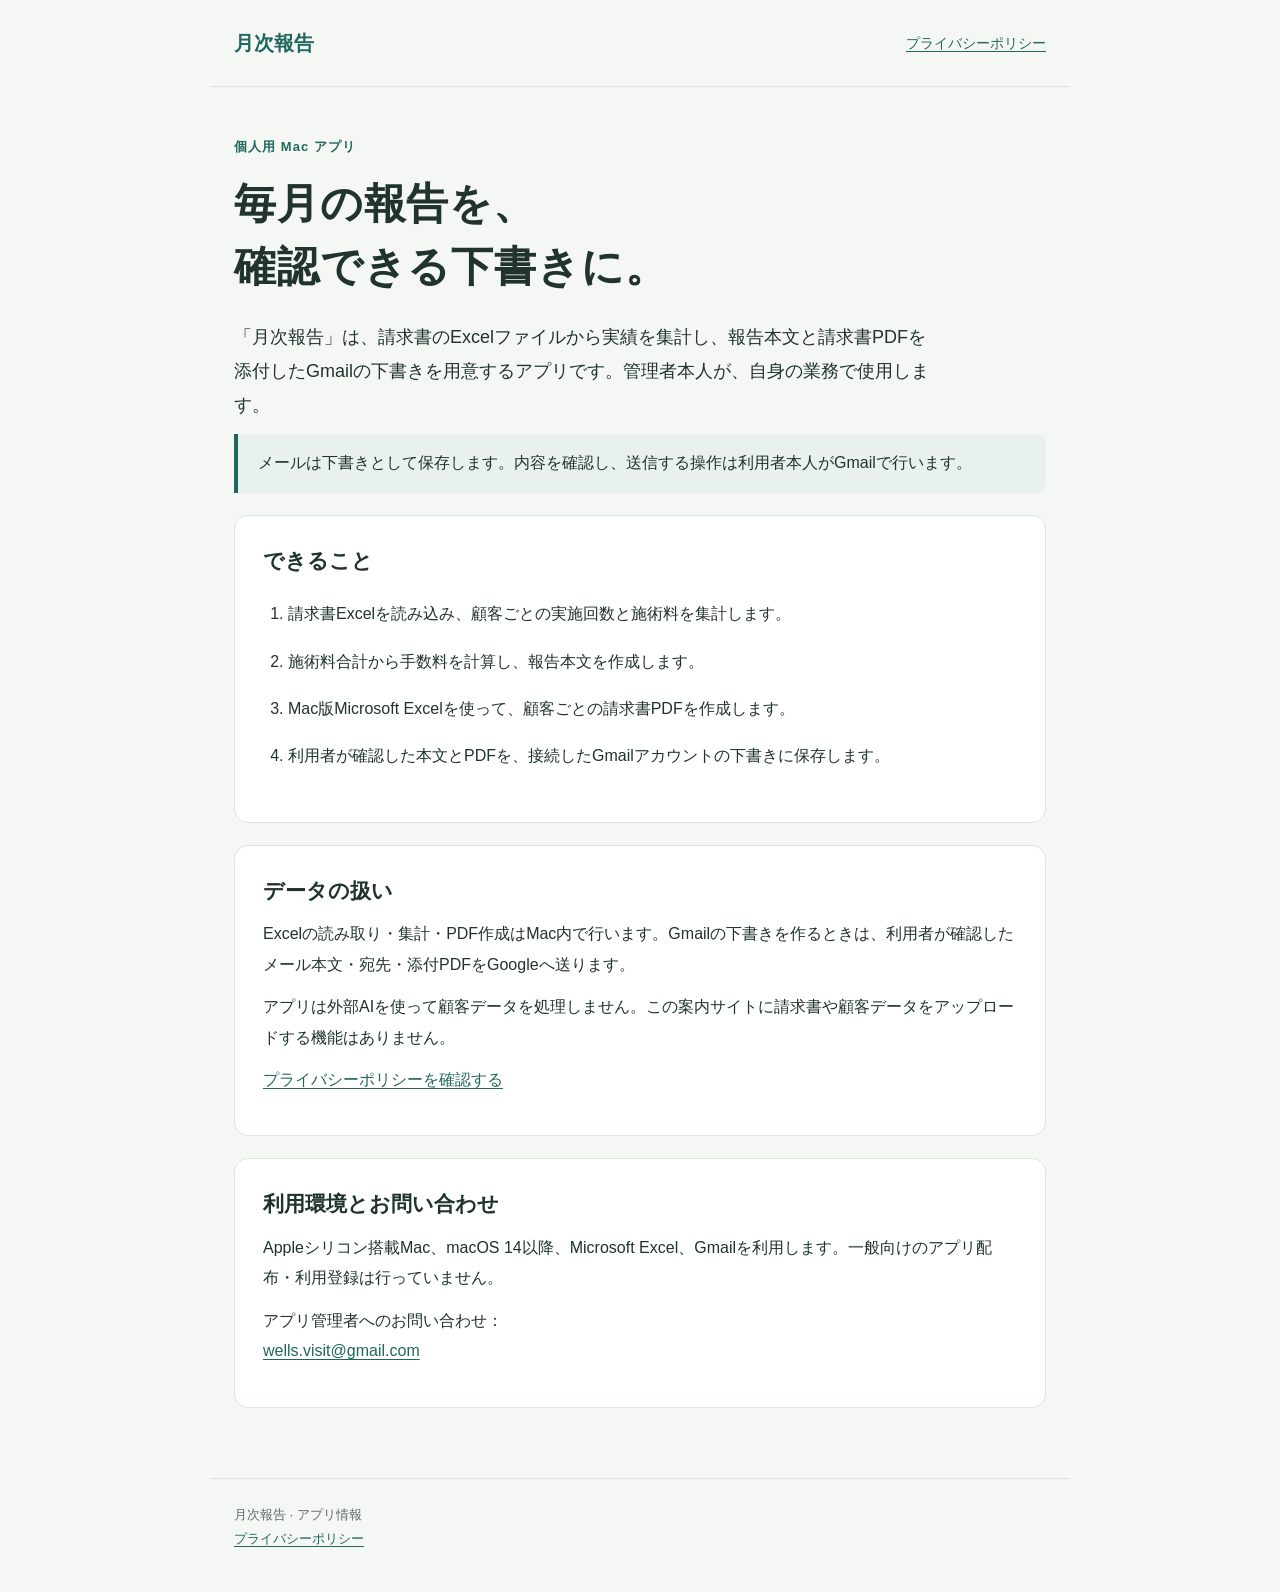
<file: index.html>
<!doctype html>
<html lang="ja"><head><meta charset="utf-8"><meta name="viewport" content="width=device-width,initial-scale=1"><meta name="description" content="月次報告は、請求書Excelの集計、請求書PDFの作成、Gmail下書きの準備を行う個人用Macアプリです。"><title>月次報告 | アプリのご案内</title><link rel="stylesheet" href="style.css"></head>
<body><header><a class="brand" href="index.html">月次報告</a><nav aria-label="メイン"><a href="privacy.html">プライバシーポリシー</a></nav></header><main>
<div class="eyebrow">個人用 Mac アプリ</div><h1>毎月の報告を、<br>確認できる下書きに。</h1>
<p class="lead">「月次報告」は、請求書のExcelファイルから実績を集計し、報告本文と請求書PDFを添付したGmailの下書きを用意するアプリです。管理者本人が、自身の業務で使用します。</p>
<p class="notice">メールは下書きとして保存します。内容を確認し、送信する操作は利用者本人がGmailで行います。</p>
<section class="card"><h2>できること</h2><ol class="steps"><li>請求書Excelを読み込み、顧客ごとの実施回数と施術料を集計します。</li><li>施術料合計から手数料を計算し、報告本文を作成します。</li><li>Mac版Microsoft Excelを使って、顧客ごとの請求書PDFを作成します。</li><li>利用者が確認した本文とPDFを、接続したGmailアカウントの下書きに保存します。</li></ol></section>
<section class="card"><h2>データの扱い</h2><p>Excelの読み取り・集計・PDF作成はMac内で行います。Gmailの下書きを作るときは、利用者が確認したメール本文・宛先・添付PDFをGoogleへ送ります。</p><p>アプリは外部AIを使って顧客データを処理しません。この案内サイトに請求書や顧客データをアップロードする機能はありません。</p><p><a href="privacy.html">プライバシーポリシーを確認する</a></p></section>
<section class="card"><h2>利用環境とお問い合わせ</h2><p>Appleシリコン搭載Mac、macOS 14以降、Microsoft Excel、Gmailを利用します。一般向けのアプリ配布・利用登録は行っていません。</p><p>アプリ管理者へのお問い合わせ：<br><a href="mailto:wells.visit@gmail.com">wells.visit@gmail.com</a></p></section>
</main><footer>月次報告 · アプリ情報<br><a href="privacy.html">プライバシーポリシー</a></footer></body></html>
</file>
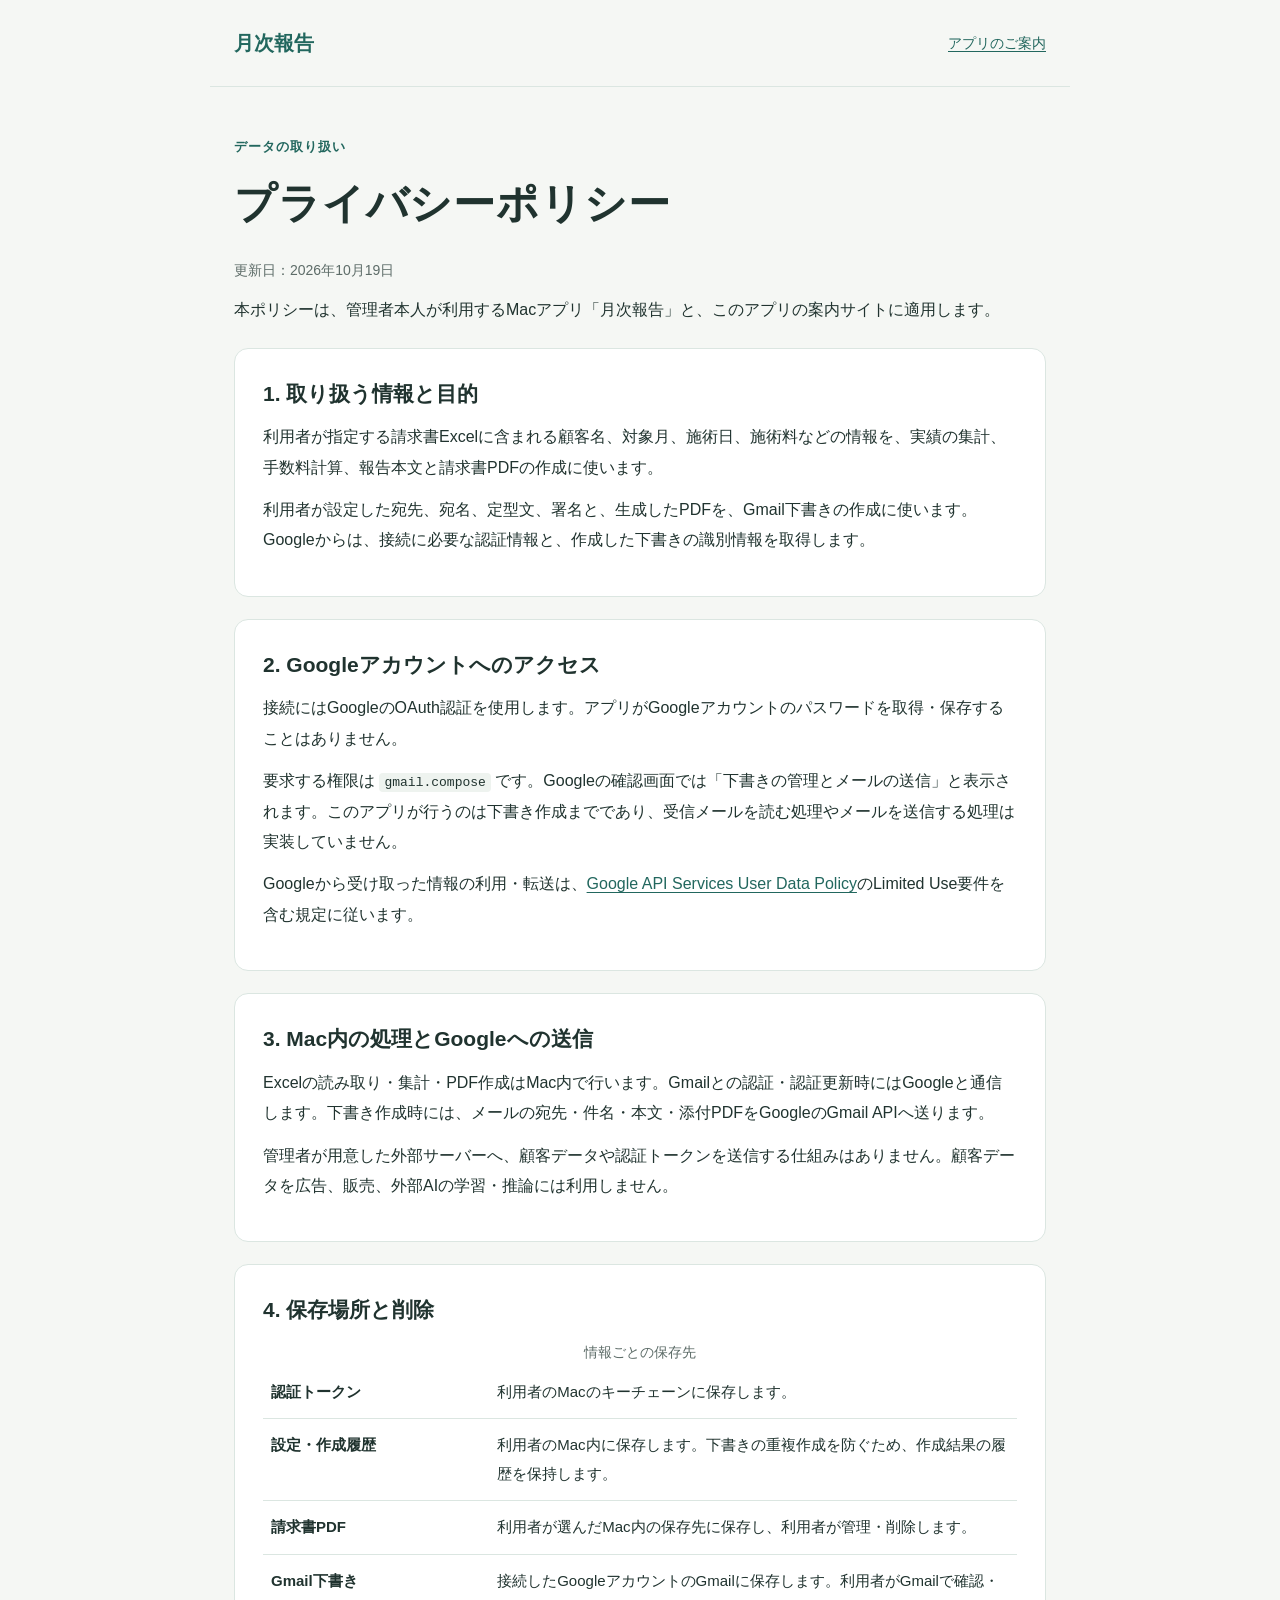
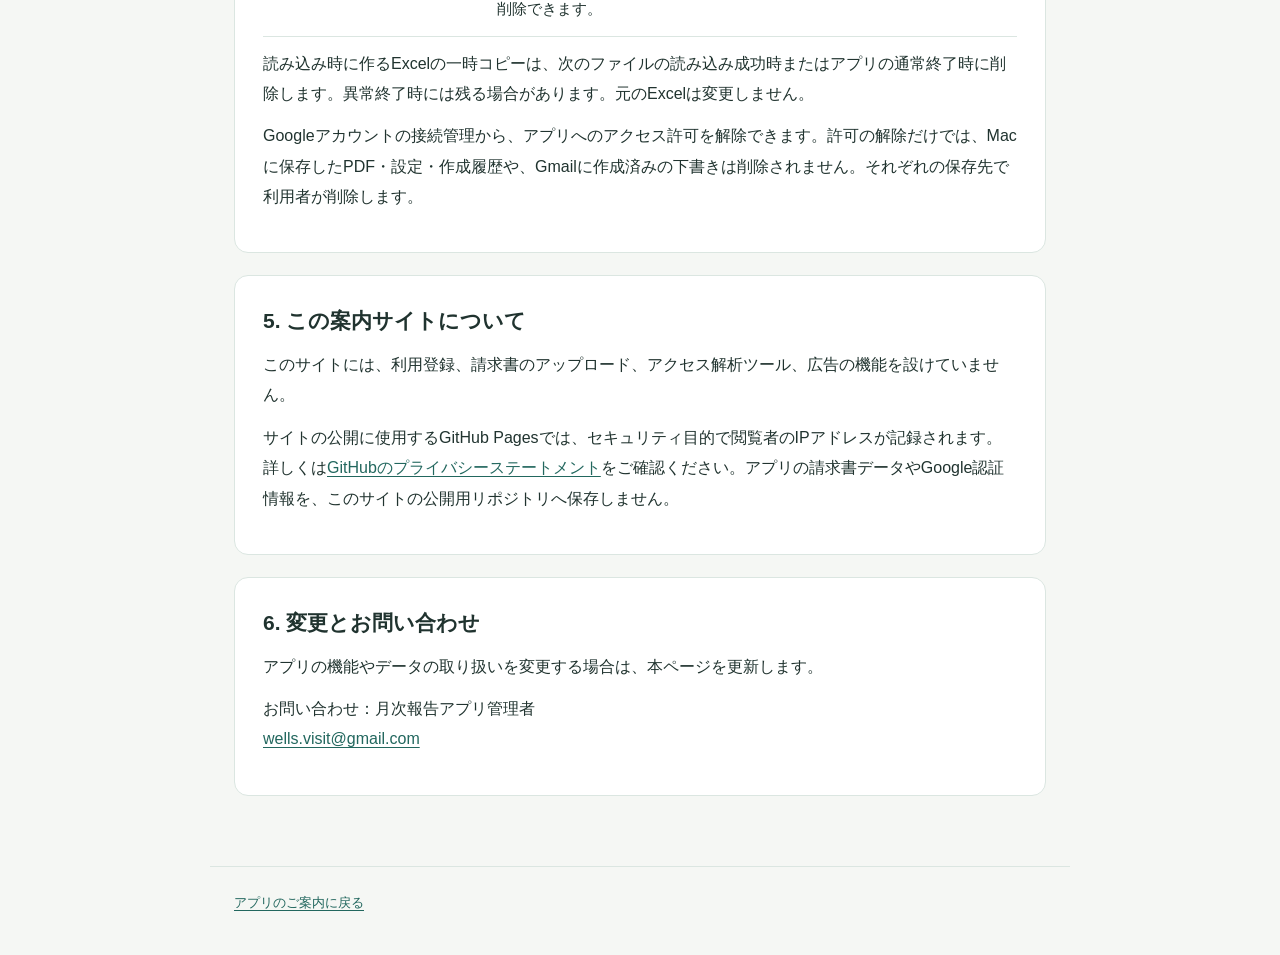
<file: privacy.html>
<!doctype html>
<html lang="ja"><head><meta charset="utf-8"><meta name="viewport" content="width=device-width,initial-scale=1"><meta name="description" content="月次報告アプリにおけるExcel、請求書PDF、Gmail認証情報の取り扱いについて説明します。"><title>プライバシーポリシー | 月次報告</title><link rel="stylesheet" href="style.css"></head>
<body><header><a class="brand" href="index.html">月次報告</a><nav aria-label="メイン"><a href="index.html">アプリのご案内</a></nav></header><main>
<div class="eyebrow">データの取り扱い</div><h1>プライバシーポリシー</h1><p class="muted">更新日：2026年10月19日</p><p>本ポリシーは、管理者本人が利用するMacアプリ「月次報告」と、このアプリの案内サイトに適用します。</p>
<section class="card"><h2>1. 取り扱う情報と目的</h2><p>利用者が指定する請求書Excelに含まれる顧客名、対象月、施術日、施術料などの情報を、実績の集計、手数料計算、報告本文と請求書PDFの作成に使います。</p><p>利用者が設定した宛先、宛名、定型文、署名と、生成したPDFを、Gmail下書きの作成に使います。Googleからは、接続に必要な認証情報と、作成した下書きの識別情報を取得します。</p></section>
<section class="card"><h2>2. Googleアカウントへのアクセス</h2><p>接続にはGoogleのOAuth認証を使用します。アプリがGoogleアカウントのパスワードを取得・保存することはありません。</p><p>要求する権限は <code>gmail.compose</code> です。Googleの確認画面では「下書きの管理とメールの送信」と表示されます。このアプリが行うのは下書き作成までであり、受信メールを読む処理やメールを送信する処理は実装していません。</p><p>Googleから受け取った情報の利用・転送は、<a href="https://developers.google.com/terms/api-services-user-data-policy">Google API Services User Data Policy</a>のLimited Use要件を含む規定に従います。</p></section>
<section class="card"><h2>3. Mac内の処理とGoogleへの送信</h2><p>Excelの読み取り・集計・PDF作成はMac内で行います。Gmailとの認証・認証更新時にはGoogleと通信します。下書き作成時には、メールの宛先・件名・本文・添付PDFをGoogleのGmail APIへ送ります。</p><p>管理者が用意した外部サーバーへ、顧客データや認証トークンを送信する仕組みはありません。顧客データを広告、販売、外部AIの学習・推論には利用しません。</p></section>
<section class="card"><h2>4. 保存場所と削除</h2><table><caption class="muted">情報ごとの保存先</caption><tbody><tr><th scope="row">認証トークン</th><td>利用者のMacのキーチェーンに保存します。</td></tr><tr><th scope="row">設定・作成履歴</th><td>利用者のMac内に保存します。下書きの重複作成を防ぐため、作成結果の履歴を保持します。</td></tr><tr><th scope="row">請求書PDF</th><td>利用者が選んだMac内の保存先に保存し、利用者が管理・削除します。</td></tr><tr><th scope="row">Gmail下書き</th><td>接続したGoogleアカウントのGmailに保存します。利用者がGmailで確認・削除できます。</td></tr></tbody></table><p>読み込み時に作るExcelの一時コピーは、次のファイルの読み込み成功時またはアプリの通常終了時に削除します。異常終了時には残る場合があります。元のExcelは変更しません。</p><p>Googleアカウントの接続管理から、アプリへのアクセス許可を解除できます。許可の解除だけでは、Macに保存したPDF・設定・作成履歴や、Gmailに作成済みの下書きは削除されません。それぞれの保存先で利用者が削除します。</p></section>
<section class="card"><h2>5. この案内サイトについて</h2><p>このサイトには、利用登録、請求書のアップロード、アクセス解析ツール、広告の機能を設けていません。</p><p>サイトの公開に使用するGitHub Pagesでは、セキュリティ目的で閲覧者のIPアドレスが記録されます。詳しくは<a href="https://docs.github.com/en/site-policy/privacy-policies/github-general-privacy-statement">GitHubのプライバシーステートメント</a>をご確認ください。アプリの請求書データやGoogle認証情報を、このサイトの公開用リポジトリへ保存しません。</p></section>
<section class="card"><h2>6. 変更とお問い合わせ</h2><p>アプリの機能やデータの取り扱いを変更する場合は、本ページを更新します。</p><p>お問い合わせ：月次報告アプリ管理者<br><a href="mailto:wells.visit@gmail.com">wells.visit@gmail.com</a></p></section>
</main><footer><a href="index.html">アプリのご案内に戻る</a></footer></body></html>
</file>
<file: style.css>
:root{color-scheme:light;--ink:#20332f;--muted:#5d6c68;--green:#22675e;--line:#dbe6e1;--paper:#fff;--bg:#f5f7f4}*{box-sizing:border-box}body{margin:0;background:var(--bg);color:var(--ink);font-family:-apple-system,BlinkMacSystemFont,"Hiragino Kaku Gothic ProN","Yu Gothic",sans-serif;line-height:1.9}a{color:var(--green);text-underline-offset:.2em}a:focus-visible{outline:3px solid #b47a16;outline-offset:4px}header,main,footer{max-width:860px;margin:auto;padding:24px}header{display:flex;justify-content:space-between;align-items:center;gap:20px;border-bottom:1px solid var(--line)}.brand{font-weight:700;text-decoration:none;font-size:20px}nav a{font-size:14px}main{padding-top:48px;padding-bottom:48px}.eyebrow{font-size:13px;letter-spacing:.08em;color:var(--green);font-weight:700}h1{font-size:clamp(29px,5vw,42px);line-height:1.5;margin:12px 0 22px;letter-spacing:.02em}h2{font-size:21px;line-height:1.6;margin:0 0 12px}p{margin:12px 0}.lead{font-size:18px;max-width:700px}.card{padding:28px;background:var(--paper);border:1px solid var(--line);border-radius:14px;margin:22px 0}.notice{border-left:4px solid var(--green);padding:14px 20px;background:#e9f1ed;border-radius:0 8px 8px 0}.steps{padding-left:25px}.steps li{padding:6px 0}ul{padding-left:24px}li{margin:5px 0}.muted{color:var(--muted);font-size:14px}footer{border-top:1px solid var(--line);font-size:13px;color:var(--muted);padding-bottom:40px}code{overflow-wrap:anywhere;background:#eef3ef;padding:2px 5px;border-radius:4px}table{width:100%;border-collapse:collapse;font-size:15px}th,td{vertical-align:top;text-align:left;border-bottom:1px solid var(--line);padding:12px 8px}th{width:30%}@media(max-width:550px){header{align-items:flex-start;flex-direction:column;gap:4px;padding:18px 20px}main{padding:24px 18px}.card{padding:20px}th,td{padding:9px 4px;font-size:14px}.lead{font-size:16px}}
</file>
